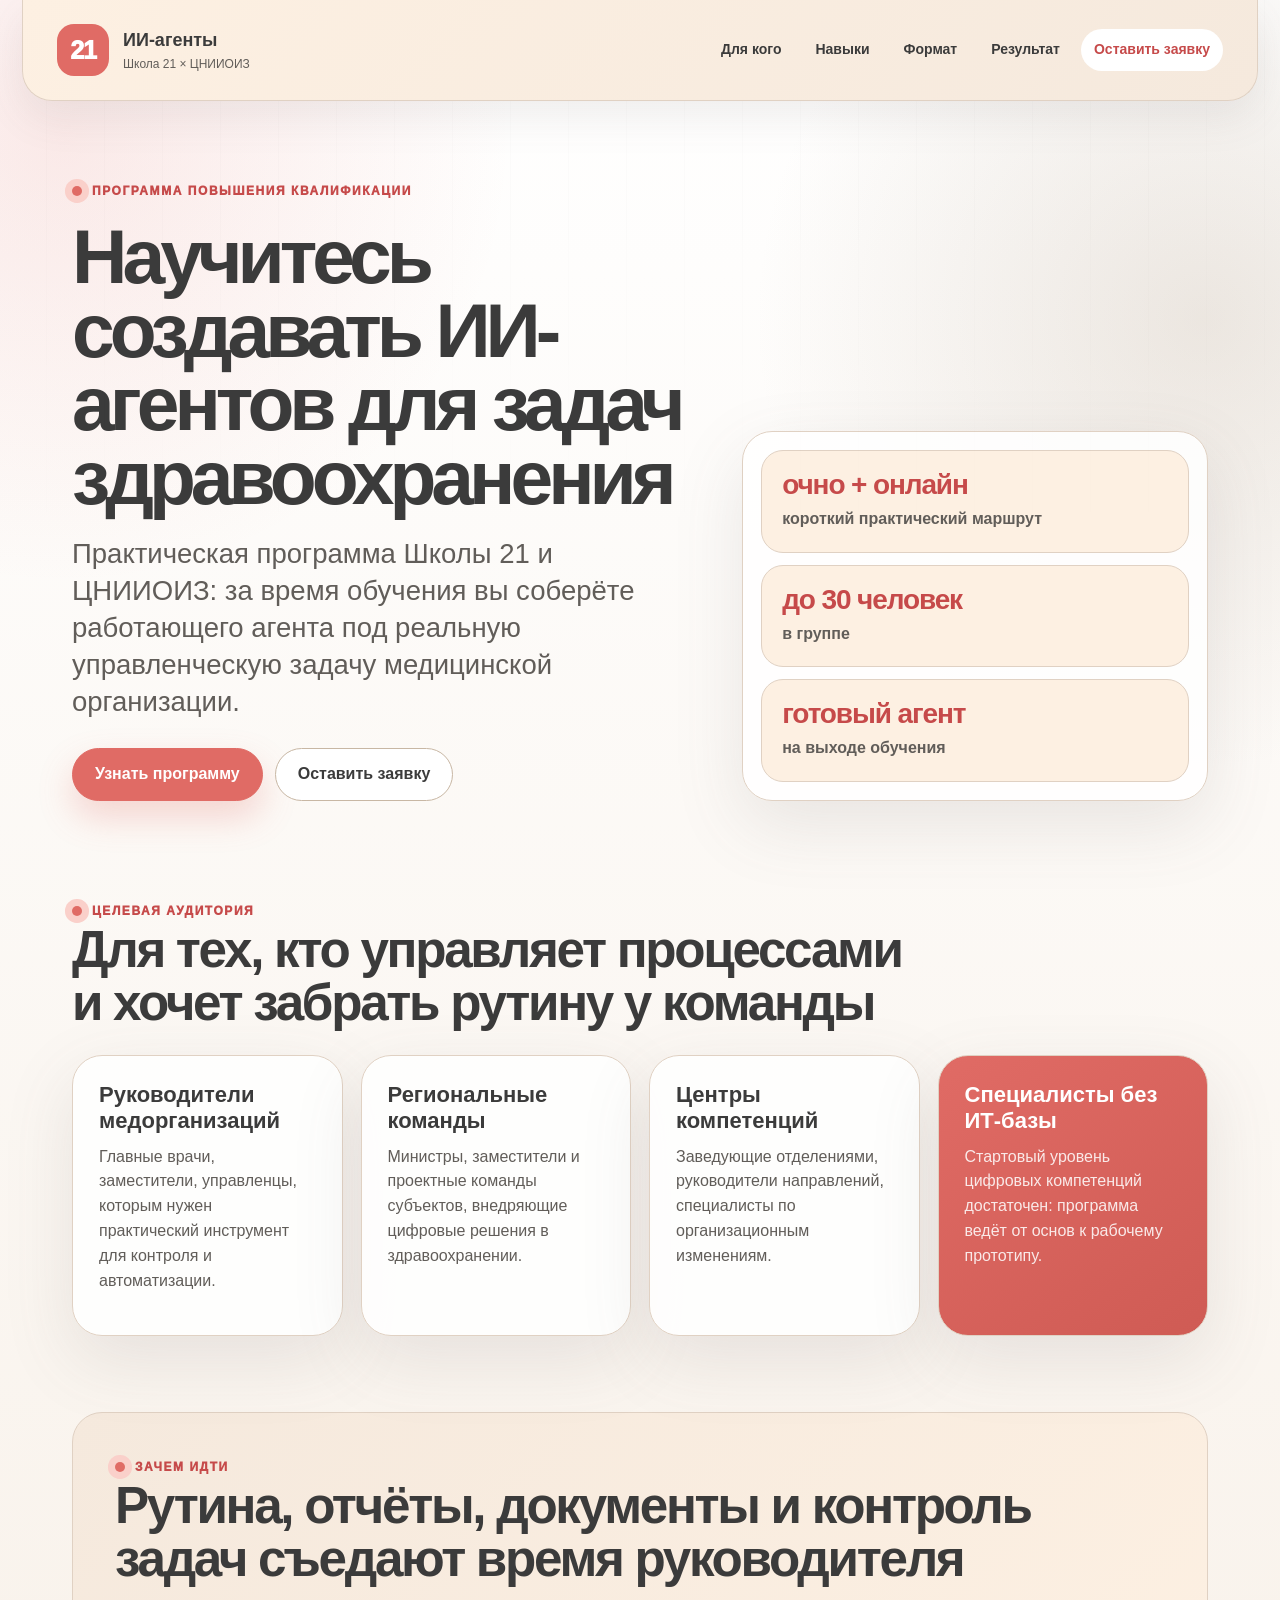
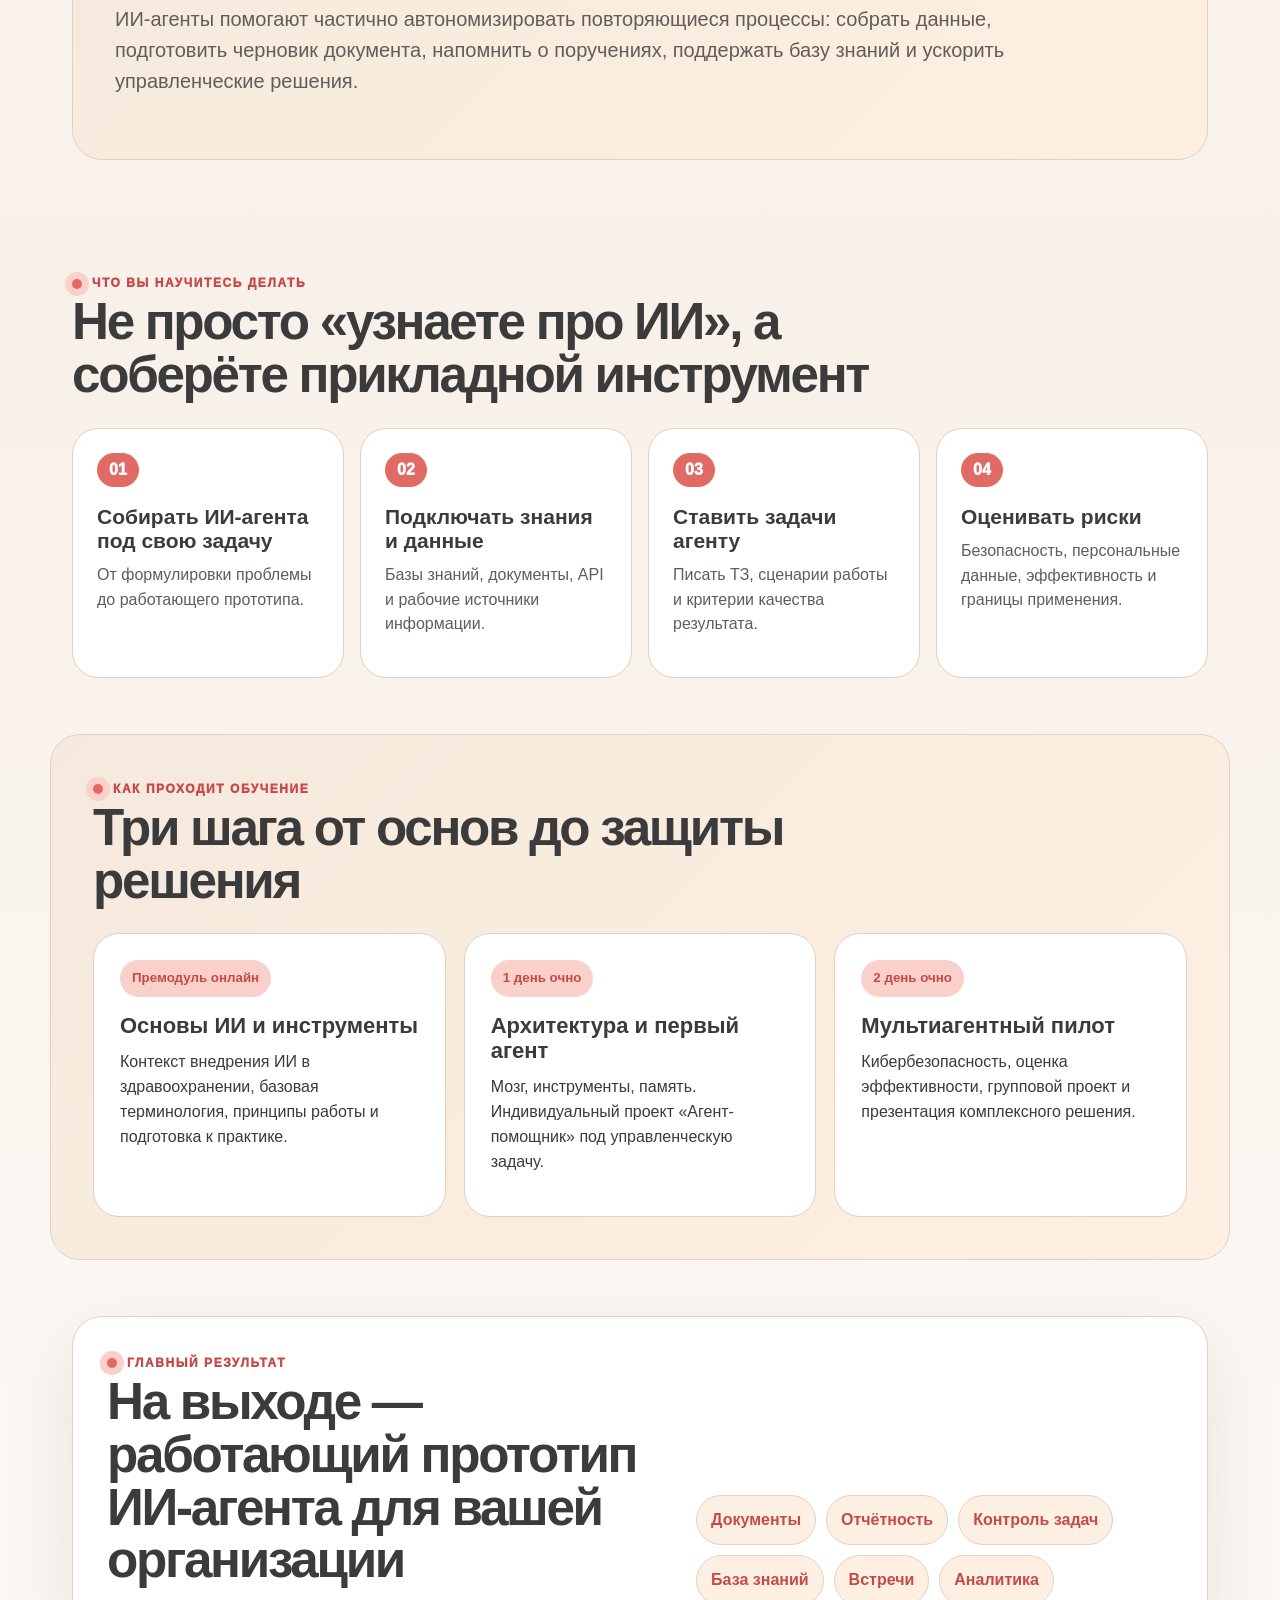
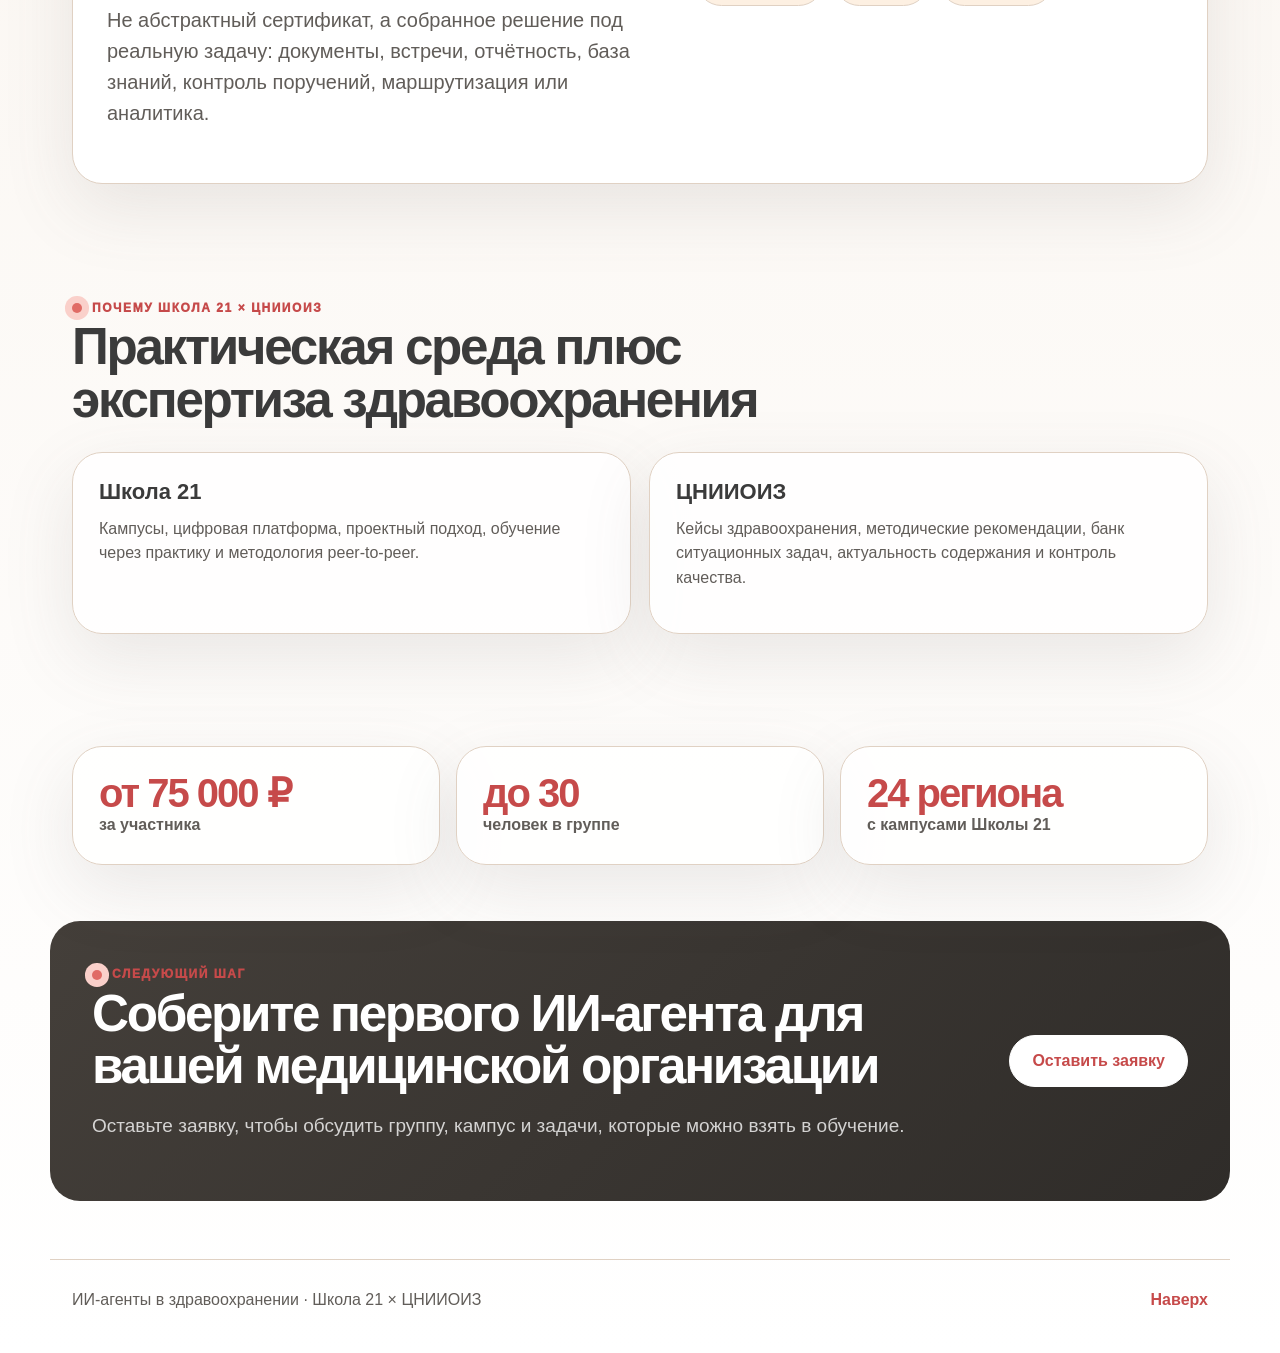
<file: index.html>
<!doctype html>
<html lang="ru">
<head>
  <meta charset="utf-8" />
  <meta name="viewport" content="width=device-width, initial-scale=1" />
  <title>ИИ-агенты в здравоохранении — практическая программа</title>
  <meta name="description" content="Практическая программа Школы 21 и ЦНИИОИЗ: научитесь создавать ИИ-агентов для задач медицинской организации." />
  <link rel="stylesheet" href="style.css" />
</head>
<body>
<header class="header-shell">
  <div class="header-inner">
    <a class="logo" href="#top"><span class="logo-mark">21</span><span><b>ИИ-агенты</b><small>Школа 21 × ЦНИИОИЗ</small></span></a>
    <nav class="menu"><a href="#audience">Для кого</a><a href="#skills">Навыки</a><a href="#format">Формат</a><a href="#result">Результат</a><a class="menu-cta" href="#apply">Оставить заявку</a></nav>
  </div>
</header>

<main id="top">
  <section class="hero sale-hero">
    <div class="hero-copy">
      <div class="kicker">программа повышения квалификации</div>
      <h1>Научитесь создавать ИИ-агентов для задач здравоохранения</h1>
      <p class="lead">Практическая программа Школы 21 и ЦНИИОИЗ: за время обучения вы соберёте работающего агента под реальную управленческую задачу медицинской организации.</p>
      <div class="hero-actions"><a class="btn primary" href="#format">Узнать программу</a><a class="btn ghost" href="#apply">Оставить заявку</a></div>
    </div>
    <aside class="hero-facts" aria-label="Ключевые факты">
      <div><b>очно + онлайн</b><span>короткий практический маршрут</span></div>
      <div><b>до 30 человек</b><span>в группе</span></div>
      <div><b>готовый агент</b><span>на выходе обучения</span></div>
    </aside>
  </section>

  <section class="section audience" id="audience">
    <div class="section-head compact"><span class="kicker">целевая аудитория</span><h2>Для тех, кто управляет процессами и хочет забрать рутину у команды</h2></div>
    <div class="cards four">
      <article class="card mini"><h3>Руководители медорганизаций</h3><p>Главные врачи, заместители, управленцы, которым нужен практический инструмент для контроля и автоматизации.</p></article>
      <article class="card mini"><h3>Региональные команды</h3><p>Министры, заместители и проектные команды субъектов, внедряющие цифровые решения в здравоохранении.</p></article>
      <article class="card mini"><h3>Центры компетенций</h3><p>Заведующие отделениями, руководители направлений, специалисты по организационным изменениям.</p></article>
      <article class="card mini accent"><h3>Специалисты без ИТ-базы</h3><p>Стартовый уровень цифровых компетенций достаточен: программа ведёт от основ к рабочему прототипу.</p></article>
    </div>
  </section>

  <section class="section problem">
    <div class="problem-card">
      <span class="kicker">зачем идти</span>
      <h2>Рутина, отчёты, документы и контроль задач съедают время руководителя</h2>
      <p>ИИ-агенты помогают частично автономизировать повторяющиеся процессы: собрать данные, подготовить черновик документа, напомнить о поручениях, поддержать базу знаний и ускорить управленческие решения.</p>
    </div>
  </section>

  <section class="section" id="skills">
    <div class="section-head compact"><span class="kicker">что вы научитесь делать</span><h2>Не просто «узнаете про ИИ», а соберёте прикладной инструмент</h2></div>
    <div class="benefits-grid">
      <article><span>01</span><b>Собирать ИИ-агента под свою задачу</b><p>От формулировки проблемы до работающего прототипа.</p></article>
      <article><span>02</span><b>Подключать знания и данные</b><p>Базы знаний, документы, API и рабочие источники информации.</p></article>
      <article><span>03</span><b>Ставить задачи агенту</b><p>Писать ТЗ, сценарии работы и критерии качества результата.</p></article>
      <article><span>04</span><b>Оценивать риски</b><p>Безопасность, персональные данные, эффективность и границы применения.</p></article>
    </div>
  </section>

  <section class="section warm" id="format">
    <div class="section-head compact"><span class="kicker">как проходит обучение</span><h2>Три шага от основ до защиты решения</h2></div>
    <div class="steps">
      <article><small>Премодуль онлайн</small><h3>Основы ИИ и инструменты</h3><p>Контекст внедрения ИИ в здравоохранении, базовая терминология, принципы работы и подготовка к практике.</p></article>
      <article><small>1 день очно</small><h3>Архитектура и первый агент</h3><p>Мозг, инструменты, память. Индивидуальный проект «Агент-помощник» под управленческую задачу.</p></article>
      <article><small>2 день очно</small><h3>Мультиагентный пилот</h3><p>Кибербезопасность, оценка эффективности, групповой проект и презентация комплексного решения.</p></article>
    </div>
  </section>

  <section class="section" id="result">
    <div class="result-shell">
      <div><span class="kicker">главный результат</span><h2>На выходе — работающий прототип ИИ-агента для вашей организации</h2><p>Не абстрактный сертификат, а собранное решение под реальную задачу: документы, встречи, отчётность, база знаний, контроль поручений, маршрутизация или аналитика.</p></div>
      <div class="result-list"><span>Документы</span><span>Отчётность</span><span>Контроль задач</span><span>База знаний</span><span>Встречи</span><span>Аналитика</span></div>
    </div>
  </section>

  <section class="section partner-block">
    <div class="section-head compact"><span class="kicker">почему Школа 21 × ЦНИИОИЗ</span><h2>Практическая среда плюс экспертиза здравоохранения</h2></div>
    <div class="cards two">
      <article class="text-card"><h3>Школа 21</h3><p>Кампусы, цифровая платформа, проектный подход, обучение через практику и методология peer-to-peer.</p></article>
      <article class="text-card"><h3>ЦНИИОИЗ</h3><p>Кейсы здравоохранения, методические рекомендации, банк ситуационных задач, актуальность содержания и контроль качества.</p></article>
    </div>
  </section>

  <section class="section conditions">
    <div class="condition"><b>от 75 000 ₽</b><span>за участника</span></div>
    <div class="condition"><b>до 30</b><span>человек в группе</span></div>
    <div class="condition"><b>24 региона</b><span>с кампусами Школы 21</span></div>
  </section>

  <section class="section final-banner" id="apply">
    <div><span class="kicker">следующий шаг</span><h2>Соберите первого ИИ-агента для вашей медицинской организации</h2><p>Оставьте заявку, чтобы обсудить группу, кампус и задачи, которые можно взять в обучение.</p></div>
    <a class="btn light" href="mailto:info@example.com?subject=Заявка%20на%20программу%20ИИ-агенты">Оставить заявку</a>
  </section>
</main>

<footer class="footer"><span>ИИ-агенты в здравоохранении · Школа 21 × ЦНИИОИЗ</span><a href="#top">Наверх</a></footer>
</body>
</html>
</file>
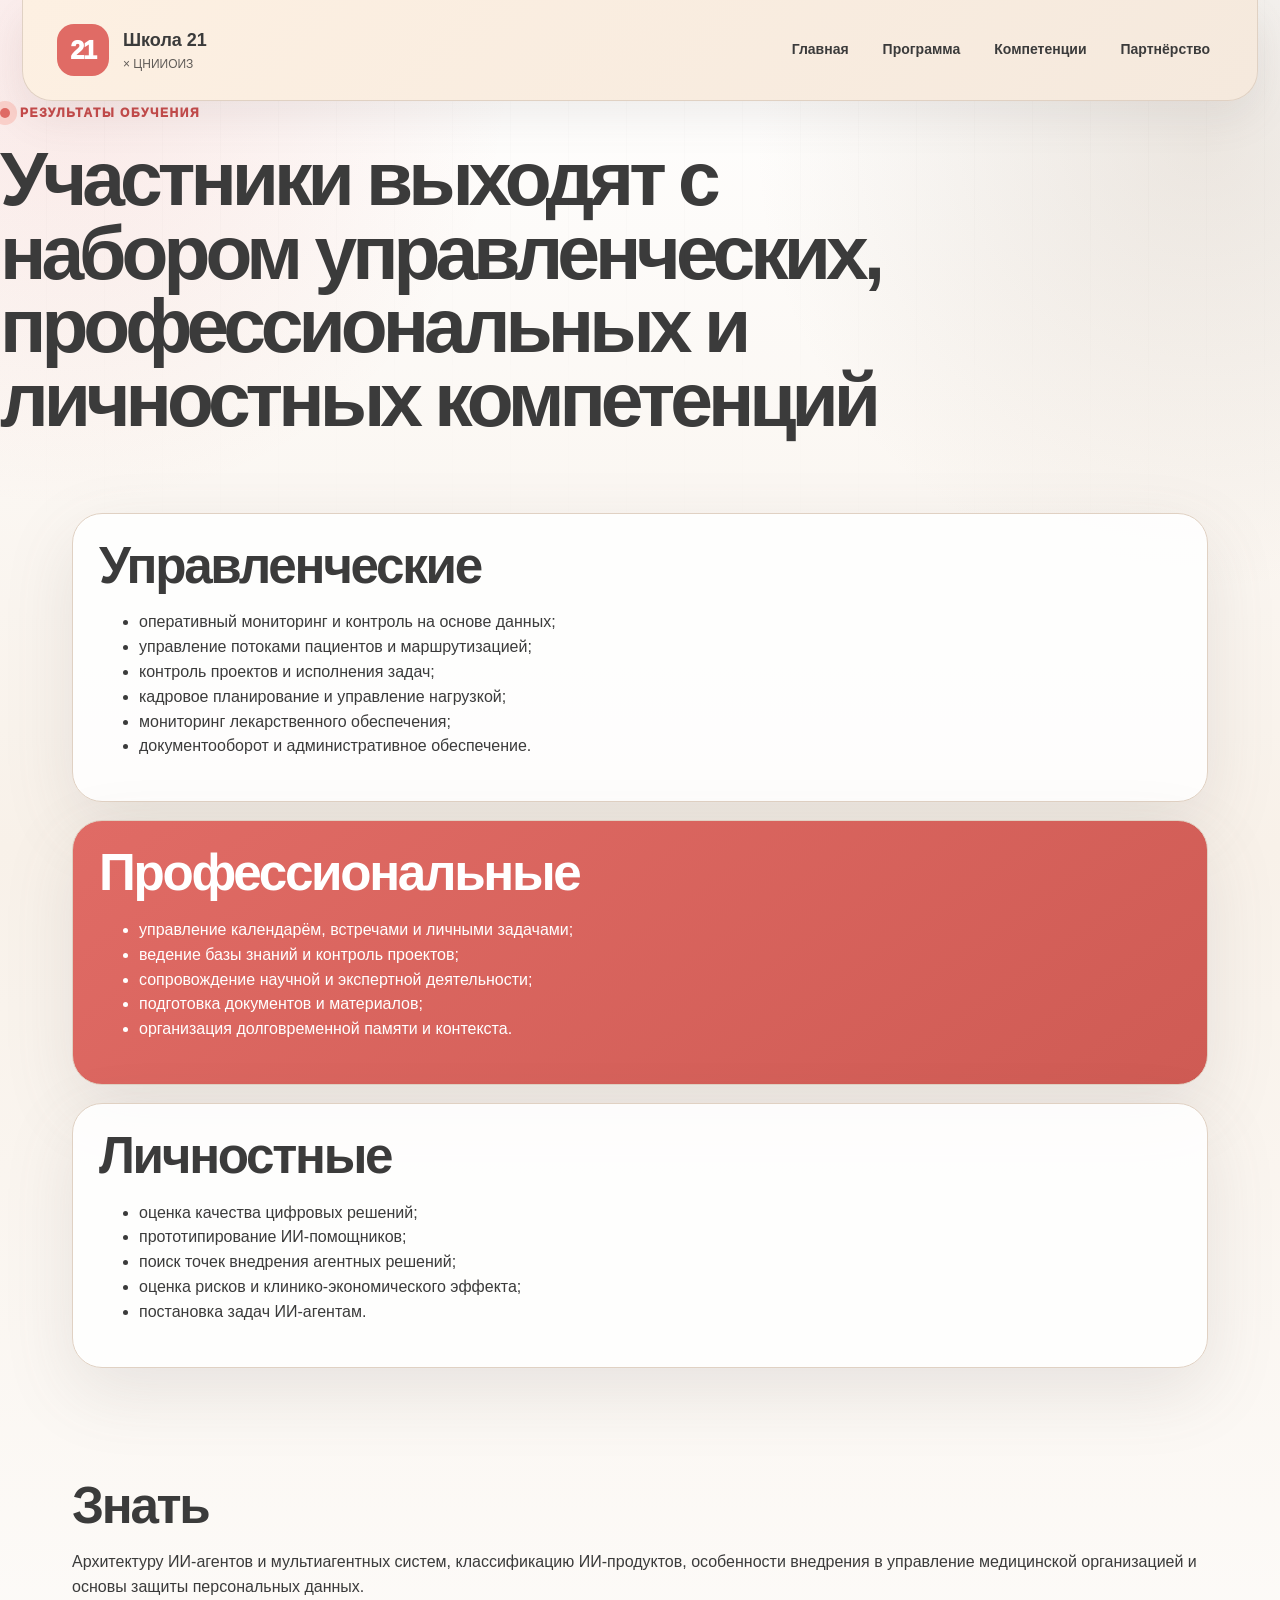
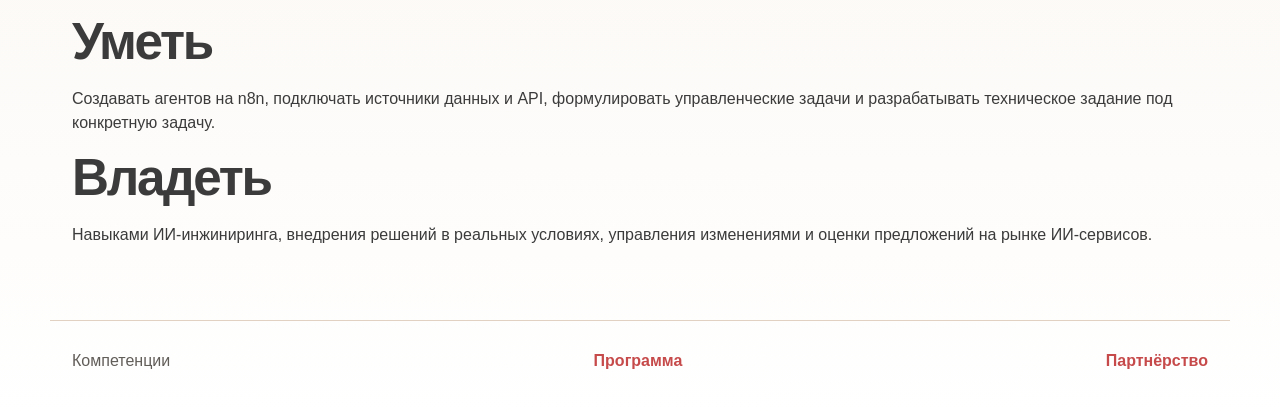
<file: competencies.html>
<!doctype html><html lang="ru"><head><meta charset="utf-8"><meta name="viewport" content="width=device-width,initial-scale=1"><title>Компетенции — ИИ-агенты в здравоохранении</title><link rel="stylesheet" href="style.css"></head><body>
<header class="header-shell"><div class="header-inner"><a class="logo" href="index.html"><span class="logo-mark">21</span><span><b>Школа 21</b><small>× ЦНИИОИЗ</small></span></a><nav class="menu"><a href="index.html">Главная</a><a href="program.html">Программа</a><a href="competencies.html">Компетенции</a><a href="partnership.html">Партнёрство</a></nav></div></header>
<main><section class="page-hero"><span class="kicker">результаты обучения</span><h1>Участники выходят с набором управленческих, профессиональных и личностных компетенций</h1></section>
<section class="section cards three"><article class="card tall"><h2>Управленческие</h2><ul><li>оперативный мониторинг и контроль на основе данных;</li><li>управление потоками пациентов и маршрутизацией;</li><li>контроль проектов и исполнения задач;</li><li>кадровое планирование и управление нагрузкой;</li><li>мониторинг лекарственного обеспечения;</li><li>документооборот и административное обеспечение.</li></ul></article><article class="card tall accent"><h2>Профессиональные</h2><ul><li>управление календарём, встречами и личными задачами;</li><li>ведение базы знаний и контроль проектов;</li><li>сопровождение научной и экспертной деятельности;</li><li>подготовка документов и материалов;</li><li>организация долговременной памяти и контекста.</li></ul></article><article class="card tall"><h2>Личностные</h2><ul><li>оценка качества цифровых решений;</li><li>прототипирование ИИ-помощников;</li><li>поиск точек внедрения агентных решений;</li><li>оценка рисков и клинико-экономического эффекта;</li><li>постановка задач ИИ-агентам.</li></ul></article></section>
<section class="section knowledge"><div><h2>Знать</h2><p>Архитектуру ИИ-агентов и мультиагентных систем, классификацию ИИ-продуктов, особенности внедрения в управление медицинской организацией и основы защиты персональных данных.</p></div><div><h2>Уметь</h2><p>Создавать агентов на n8n, подключать источники данных и API, формулировать управленческие задачи и разрабатывать техническое задание под конкретную задачу.</p></div><div><h2>Владеть</h2><p>Навыками ИИ-инжиниринга, внедрения решений в реальных условиях, управления изменениями и оценки предложений на рынке ИИ-сервисов.</p></div></section></main>
<footer class="footer"><span>Компетенции</span><a href="program.html">Программа</a><a href="partnership.html">Партнёрство</a></footer></body></html>
</file>
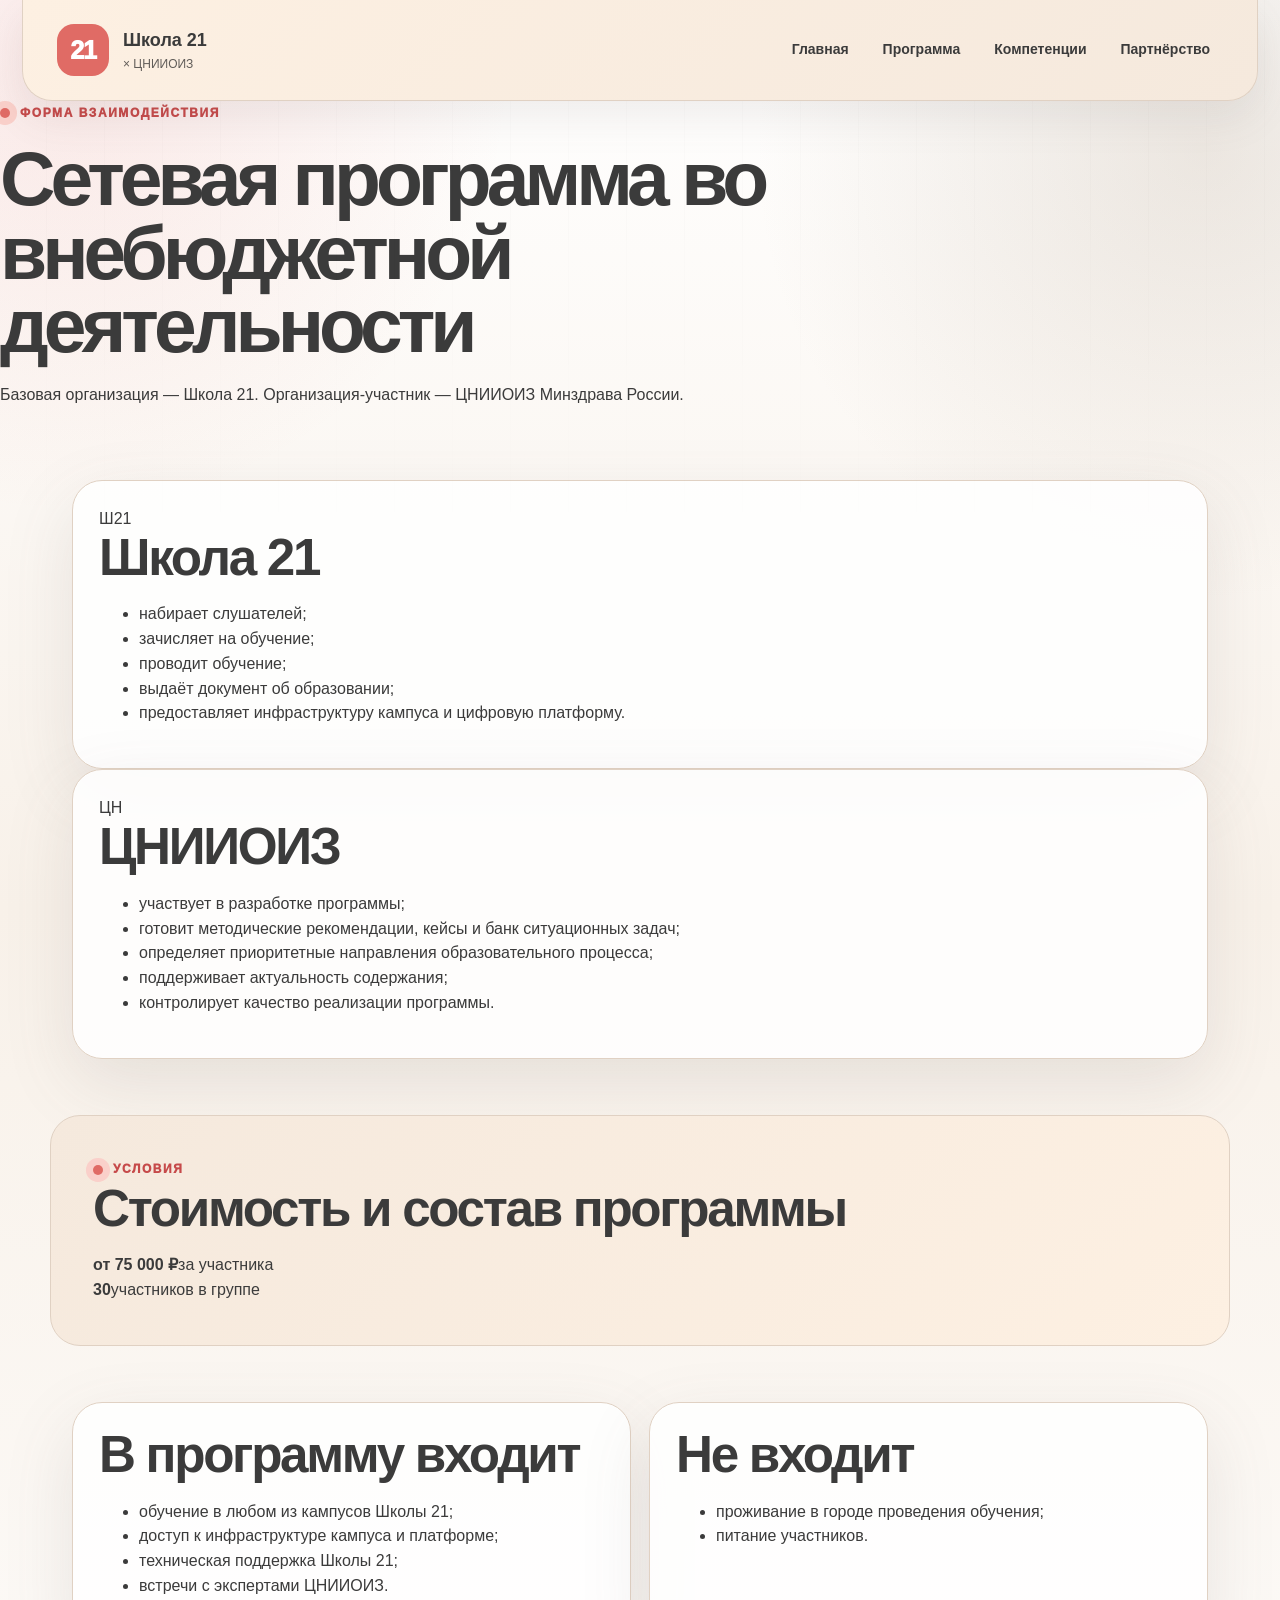
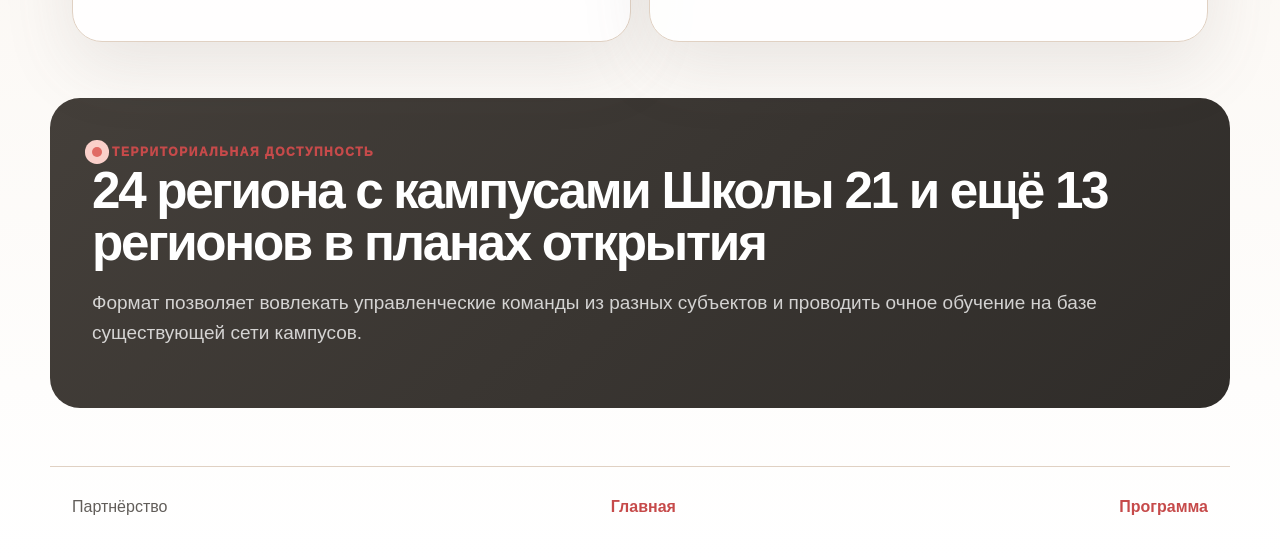
<file: partnership.html>
<!doctype html><html lang="ru"><head><meta charset="utf-8"><meta name="viewport" content="width=device-width,initial-scale=1"><title>Партнёрство и условия — ИИ-агенты в здравоохранении</title><link rel="stylesheet" href="style.css"></head><body>
<header class="header-shell"><div class="header-inner"><a class="logo" href="index.html"><span class="logo-mark">21</span><span><b>Школа 21</b><small>× ЦНИИОИЗ</small></span></a><nav class="menu"><a href="index.html">Главная</a><a href="program.html">Программа</a><a href="competencies.html">Компетенции</a><a href="partnership.html">Партнёрство</a></nav></div></header>
<main><section class="page-hero"><span class="kicker">форма взаимодействия</span><h1>Сетевая программа во внебюджетной деятельности</h1><p>Базовая организация — Школа 21. Организация-участник — ЦНИИОИЗ Минздрава России.</p></section>
<section class="section split-cards"><article class="text-card"><span class="section-num">Ш21</span><h2>Школа 21</h2><ul><li>набирает слушателей;</li><li>зачисляет на обучение;</li><li>проводит обучение;</li><li>выдаёт документ об образовании;</li><li>предоставляет инфраструктуру кампуса и цифровую платформу.</li></ul></article><article class="text-card"><span class="section-num">ЦН</span><h2>ЦНИИОИЗ</h2><ul><li>участвует в разработке программы;</li><li>готовит методические рекомендации, кейсы и банк ситуационных задач;</li><li>определяет приоритетные направления образовательного процесса;</li><li>поддерживает актуальность содержания;</li><li>контролирует качество реализации программы.</li></ul></article></section>
<section class="section warm pricing"><div><span class="kicker">условия</span><h2>Стоимость и состав программы</h2></div><div class="price-card"><b>от 75 000 ₽</b><span>за участника</span></div><div class="price-card"><b>30</b><span>участников в группе</span></div></section>
<section class="section cards two"><article class="card"><h2>В программу входит</h2><ul><li>обучение в любом из кампусов Школы 21;</li><li>доступ к инфраструктуре кампуса и платформе;</li><li>техническая поддержка Школы 21;</li><li>встречи с экспертами ЦНИИОИЗ.</li></ul></article><article class="card"><h2>Не входит</h2><ul><li>проживание в городе проведения обучения;</li><li>питание участников.</li></ul></article></section>
<section class="section final-banner"><div><span class="kicker">территориальная доступность</span><h2>24 региона с кампусами Школы 21 и ещё 13 регионов в планах открытия</h2><p>Формат позволяет вовлекать управленческие команды из разных субъектов и проводить очное обучение на базе существующей сети кампусов.</p></div></section></main>
<footer class="footer"><span>Партнёрство</span><a href="index.html">Главная</a><a href="program.html">Программа</a></footer></body></html>
</file>
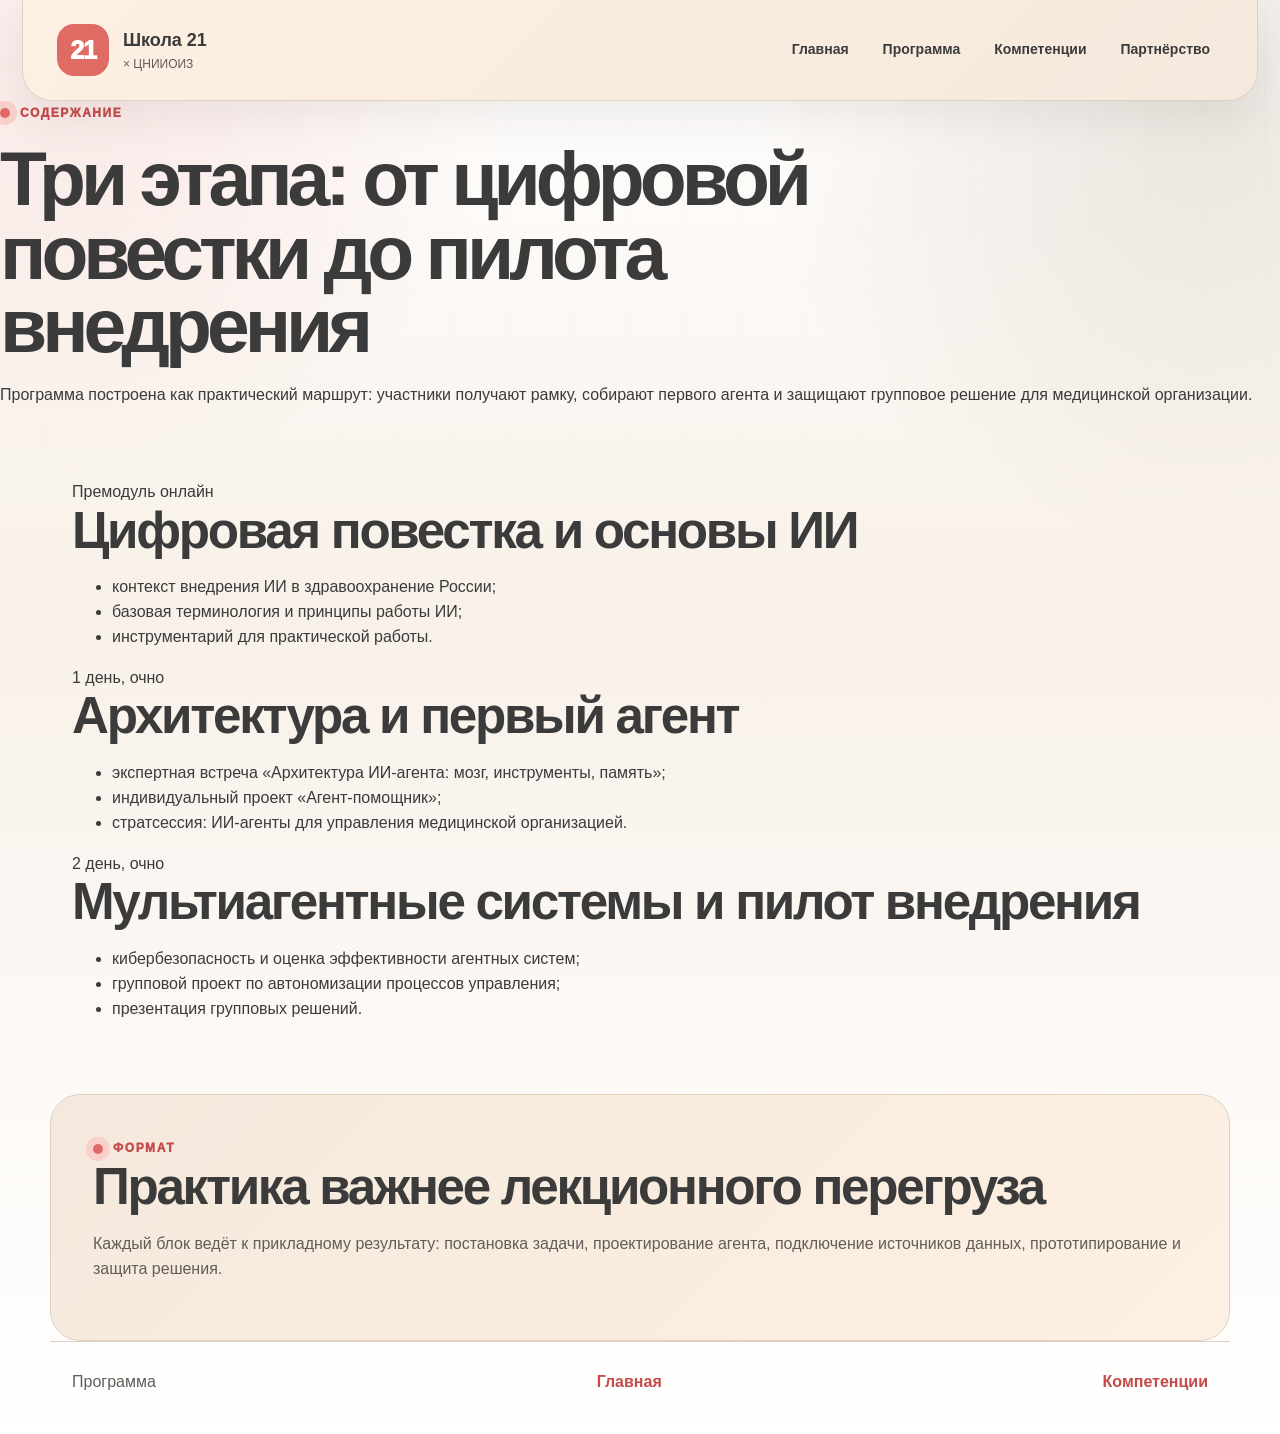
<file: program.html>
<!doctype html><html lang="ru"><head><meta charset="utf-8"><meta name="viewport" content="width=device-width,initial-scale=1"><title>Содержание программы — ИИ-агенты в здравоохранении</title><link rel="stylesheet" href="style.css"></head><body>
<header class="header-shell"><div class="header-inner"><a class="logo" href="index.html"><span class="logo-mark">21</span><span><b>Школа 21</b><small>× ЦНИИОИЗ</small></span></a><nav class="menu"><a href="index.html">Главная</a><a href="program.html">Программа</a><a href="competencies.html">Компетенции</a><a href="partnership.html">Партнёрство</a></nav></div></header>
<main><section class="page-hero"><span class="kicker">содержание</span><h1>Три этапа: от цифровой повестки до пилота внедрения</h1><p>Программа построена как практический маршрут: участники получают рамку, собирают первого агента и защищают групповое решение для медицинской организации.</p></section>
<section class="section timeline">
  <article class="timeline-item"><span>Премодуль онлайн</span><h2>Цифровая повестка и основы ИИ</h2><ul><li>контекст внедрения ИИ в здравоохранение России;</li><li>базовая терминология и принципы работы ИИ;</li><li>инструментарий для практической работы.</li></ul></article>
  <article class="timeline-item"><span>1 день, очно</span><h2>Архитектура и первый агент</h2><ul><li>экспертная встреча «Архитектура ИИ-агента: мозг, инструменты, память»;</li><li>индивидуальный проект «Агент-помощник»;</li><li>стратсессия: ИИ-агенты для управления медицинской организацией.</li></ul></article>
  <article class="timeline-item"><span>2 день, очно</span><h2>Мультиагентные системы и пилот внедрения</h2><ul><li>кибербезопасность и оценка эффективности агентных систем;</li><li>групповой проект по автономизации процессов управления;</li><li>презентация групповых решений.</li></ul></article>
</section>
<section class="section warm"><div class="section-head"><span class="kicker">формат</span><h2>Практика важнее лекционного перегруза</h2><p>Каждый блок ведёт к прикладному результату: постановка задачи, проектирование агента, подключение источников данных, прототипирование и защита решения.</p></div></section></main>
<footer class="footer"><span>Программа</span><a href="index.html">Главная</a><a href="competencies.html">Компетенции</a></footer></body></html>
</file>
<file: style.css>
:root{--ink:#3B3B3B;--muted:#615D59;--paper:#F8F1E9;--paper2:#F5E9DD;--cream:#FDF0E2;--line:#E0D1C3;--line2:#C8B7A4;--accent:#E06B65;--accent2:#C64A4A;--soft:#FAD0CA;--sand:#B29F8A;--white:#fff;--shadow:0 24px 70px rgba(97,93,89,.13);--max:1180px;--r:30px}*{box-sizing:border-box}html{scroll-behavior:smooth}body{margin:0;font-family:Montserrat,Inter,"Segoe UI",Arial,sans-serif;color:var(--ink);background:radial-gradient(circle at 5% 3%,rgba(224,107,101,.14),transparent 28rem),radial-gradient(circle at 94% 7%,rgba(178,159,138,.24),transparent 28rem),linear-gradient(180deg,#fff 0%,var(--paper) 42%,#fff 100%);line-height:1.55}body:before{content:"";position:fixed;inset:0;pointer-events:none;opacity:.15;background-image:linear-gradient(90deg,transparent 0 46px,rgba(59,59,59,.12) 46px 47px,transparent 47px);background-size:58px 58px;mask-image:linear-gradient(180deg,#000,transparent 72%)}a{color:inherit}.header-shell{position:sticky;top:0;z-index:10;padding:0 22px}.header-inner{max-width:1280px;margin:0 auto;display:flex;justify-content:space-between;align-items:center;gap:22px;padding:24px 34px;background:linear-gradient(135deg,var(--cream),var(--paper2));border:1px solid var(--line);border-top:0;border-radius:0 0 30px 30px;box-shadow:0 16px 42px rgba(97,93,89,.1)}.logo{display:flex;gap:14px;align-items:center;text-decoration:none}.logo-mark{display:grid;place-items:center;width:52px;height:52px;border-radius:17px;background:var(--accent);color:#fff;font-size:25px;font-weight:950;letter-spacing:-.05em}.logo b{display:block;font-size:18px}.logo small{display:block;color:var(--muted);font-size:12px}.menu{display:flex;gap:8px;flex-wrap:wrap;justify-content:flex-end}.menu a{text-decoration:none;font-weight:800;font-size:14px;padding:10px 13px;border-radius:999px}.menu a:hover,.menu-cta{background:#fff;color:var(--accent2)}.hero,.section,.footer{width:min(100%,var(--max));margin-inline:auto}.hero{padding:78px 22px 42px}.sale-hero{display:grid;grid-template-columns:minmax(0,1.15fr) minmax(310px,.85fr);gap:40px;align-items:end}.kicker{display:inline-flex;align-items:center;gap:10px;color:var(--accent2);font-size:12px;font-weight:950;text-transform:uppercase;letter-spacing:.13em}.kicker:before{content:"";width:10px;height:10px;border-radius:50%;background:var(--accent);box-shadow:0 0 0 7px var(--soft)}h1,h2,h3,p{margin-top:0}h1{max-width:900px;font-size:clamp(42px,6vw,82px);line-height:.96;letter-spacing:-.065em;margin:16px 0 20px}h2{font-size:clamp(30px,4vw,52px);line-height:1.03;letter-spacing:-.045em;margin:0 0 18px}h3{font-size:22px;line-height:1.14;margin-bottom:12px}.lead{max-width:800px;font-size:clamp(20px,2.15vw,28px);color:var(--muted);line-height:1.35}.hero-actions{display:flex;gap:12px;flex-wrap:wrap;margin-top:28px}.btn{display:inline-flex;align-items:center;justify-content:center;min-height:48px;padding:13px 22px;border-radius:999px;text-decoration:none;font-weight:900;border:1px solid var(--line2)}.primary{background:var(--accent);border-color:var(--accent);color:#fff;box-shadow:0 16px 34px rgba(224,107,101,.26)}.ghost{background:#fff}.light{background:#fff;color:var(--accent2);border-color:#fff}.hero-facts,.card,.text-card,.condition{background:rgba(255,255,255,.88);border:1px solid var(--line);box-shadow:var(--shadow);border-radius:var(--r)}.hero-facts{display:grid;gap:12px;padding:18px}.hero-facts div{padding:20px;border-radius:22px;background:var(--cream);border:1px solid var(--line)}.hero-facts b{display:block;font-size:28px;line-height:1;color:var(--accent2);letter-spacing:-.04em}.hero-facts span{display:block;margin-top:8px;color:var(--muted);font-weight:700}.section{padding:56px 22px}.section-head.compact{max-width:850px;margin-bottom:26px}.section-head p,.card p,.text-card p{color:var(--muted)}.cards{display:grid;gap:18px}.four{grid-template-columns:repeat(4,minmax(0,1fr))}.two{grid-template-columns:repeat(2,minmax(0,1fr))}.card,.text-card{padding:26px}.mini{min-height:250px}.accent{background:linear-gradient(145deg,var(--accent),#cf5b54);color:#fff}.accent p{color:rgba(255,255,255,.86)}.problem{padding-top:20px}.problem-card{padding:42px;border-radius:var(--r);background:linear-gradient(135deg,var(--paper2),var(--cream));border:1px solid var(--line)}.problem-card p{font-size:20px;color:var(--muted);max-width:980px}.benefits-grid{display:grid;grid-template-columns:repeat(4,minmax(0,1fr));gap:16px}.benefits-grid article{padding:24px;border-radius:26px;border:1px solid var(--line);background:#fff}.benefits-grid span{display:inline-grid;place-items:center;width:42px;height:34px;border-radius:999px;background:var(--accent);color:#fff;font-weight:950;margin-bottom:18px}.benefits-grid b{display:block;font-size:21px;line-height:1.14}.benefits-grid p{margin-top:10px;color:var(--muted)}.warm{background:linear-gradient(135deg,var(--paper2),var(--cream));border:1px solid var(--line);border-radius:var(--r);padding:42px}.steps{display:grid;grid-template-columns:repeat(3,minmax(0,1fr));gap:18px}.steps article{background:#fff;border:1px solid var(--line);border-radius:26px;padding:26px}.steps small{display:inline-flex;padding:8px 12px;border-radius:999px;background:var(--soft);color:var(--accent2);font-weight:900;margin-bottom:16px}.result-shell{display:grid;grid-template-columns:1fr .85fr;gap:28px;align-items:center;background:#fff;border:1px solid var(--line);border-radius:var(--r);box-shadow:var(--shadow);padding:34px}.result-shell p{font-size:20px;color:var(--muted)}.result-list{display:flex;gap:10px;flex-wrap:wrap}.result-list span{padding:12px 14px;border-radius:999px;background:var(--cream);border:1px solid var(--line);font-weight:850;color:var(--accent2)}.conditions{display:grid;grid-template-columns:repeat(3,minmax(0,1fr));gap:16px}.condition{padding:26px}.condition b{display:block;font-size:40px;line-height:1;color:var(--accent2);letter-spacing:-.05em}.condition span{color:var(--muted);font-weight:800}.final-banner{display:grid;grid-template-columns:1fr auto;gap:28px;align-items:center;background:linear-gradient(135deg,#443f3a,#2f2c29);color:#fff;border-radius:var(--r);padding:42px;margin-bottom:58px}.final-banner p{color:rgba(255,255,255,.78);font-size:19px}.footer{display:flex;justify-content:space-between;gap:18px;padding:28px 22px 40px;border-top:1px solid var(--line);color:var(--muted)}.footer a{text-decoration:none;color:var(--accent2);font-weight:900}@media(max-width:980px){.header-inner{align-items:flex-start;flex-direction:column}.sale-hero,.four,.two,.benefits-grid,.steps,.result-shell,.conditions,.final-banner{grid-template-columns:1fr}.hero{padding-top:44px}h1{font-size:clamp(38px,12vw,60px)}.header-shell{padding:0 12px}.header-inner{padding:18px}.section,.hero{padding-left:14px;padding-right:14px}.warm,.problem-card,.result-shell,.final-banner{padding:28px}}
</file>
